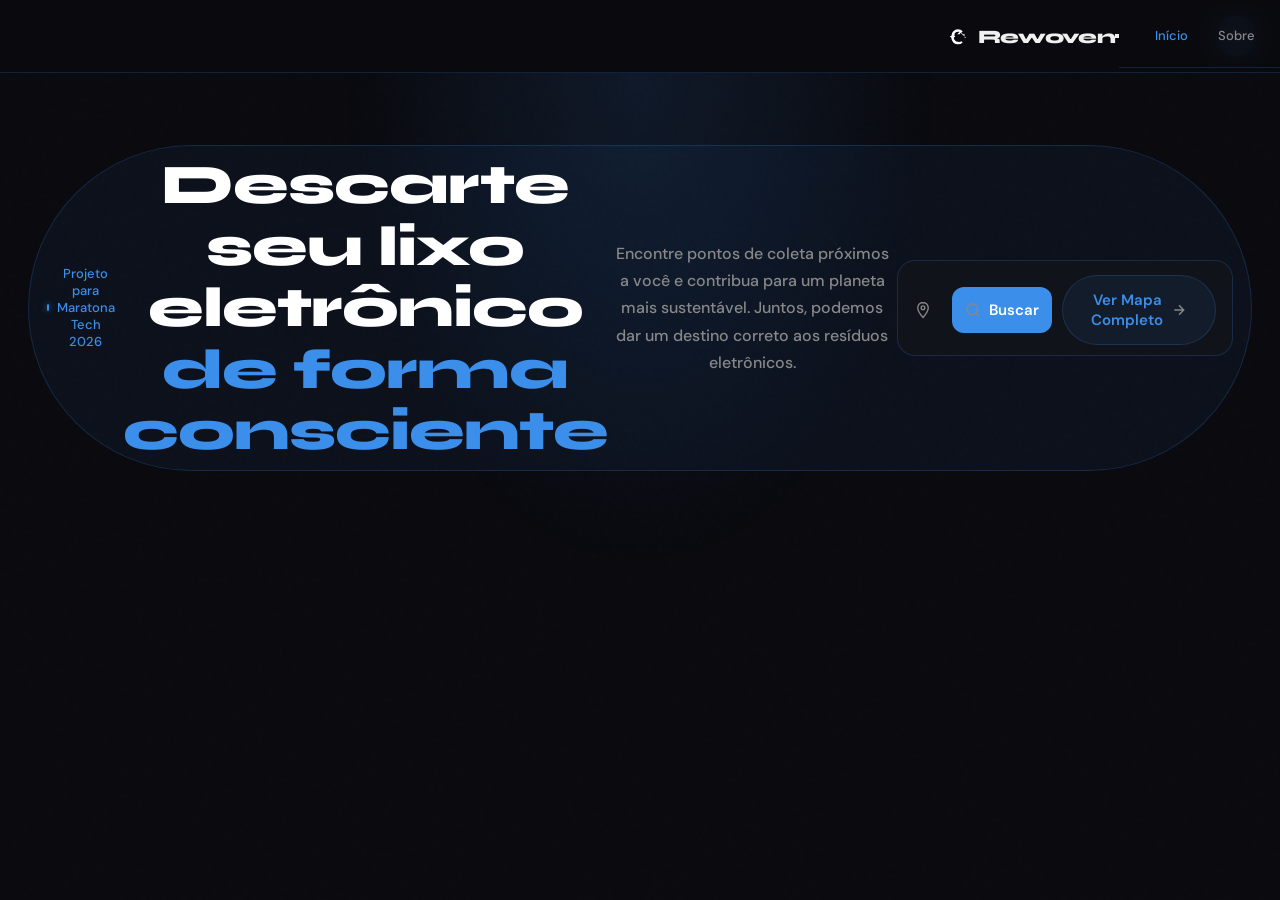
<file: index.html>
<!DOCTYPE html>
<html lang="pt-BR">
<head>
  <meta charset="UTF-8" />
  <meta name="viewport" content="width=device-width, initial-scale=1.0" />
  <title>Rewoven</title>
  <link href="https://fonts.googleapis.com/css2?family=Syne:wght@700;800&family=DM+Sans:wght@400;500;600&display=swap" rel="stylesheet" />
  <link rel="stylesheet" href="style.css" />
  <style>
    .hero {
      position: relative; z-index: 1;
      display: flex; flex-direction: column; align-items: center;
      text-align: center; padding: 72px 28px 80px; gap: 28px;
    }
    .hero::before {
      content: ''; position: absolute; top: 0; left: 50%; transform: translateX(-50%);
      width: 600px; height: 500px;
      background: radial-gradient(ellipse at center top, rgba(59,142,234,0.12) 0%, transparent 70%);
      pointer-events: none; z-index: -1;
    }
    .badge {
      display: inline-flex; align-items: center; gap: 8px;
      padding: 8px 18px; border: 1px solid var(--border); border-radius: 999px;
      background: rgba(59,142,234,0.06); font-size: 13px; font-weight: 500;
      color: var(--blue); animation: fadeUp 0.6s ease both;
    }
    .badge-dot {
      width: 7px; height: 7px; border-radius: 50%;
      background: var(--blue); box-shadow: 0 0 6px var(--blue);
      animation: pulse 2s ease-in-out infinite;
    }
    @keyframes pulse { 0%,100%{opacity:1} 50%{opacity:0.4} }
    h1 {
      font-family: 'Syne', sans-serif; font-weight: 800;
      font-size: clamp(38px, 9vw, 56px); line-height: 1.1;
      letter-spacing: -1px; color: #fff; animation: fadeUp 0.6s 0.1s ease both;
    }
    h1 .accent { color: var(--blue); display: block; }
    .hero-sub {
      font-size: 16px; line-height: 1.7; color: var(--muted);
      max-width: 380px; animation: fadeUp 0.6s 0.2s ease both;
    }
    .search-box {
      width: 100%; max-width: 420px; background: var(--surface);
      border: 1px solid var(--border); border-radius: 18px;
      padding: 14px 16px 10px; display: flex; flex-direction: column;
      gap: 10px; animation: fadeUp 0.6s 0.3s ease both;
    }
    .search-input-row { display: flex; align-items: center; gap: 10px; }
    .search-input-row svg { flex-shrink: 0; color: var(--muted); }
    .search-input-row input {
      background: transparent; border: none; outline: none;
      font-family: 'DM Sans', sans-serif; font-size: 15px; color: var(--text); width: 100%;
    }
    .search-input-row input::placeholder { color: var(--muted); }
    .btn-buscar {
      display: flex; align-items: center; justify-content: center; gap: 8px;
      width: 100%; padding: 13px; background: var(--blue); border: none;
      border-radius: 12px; color: #fff; font-family: 'DM Sans', sans-serif;
      font-size: 15px; font-weight: 600; cursor: pointer;
      transition: background 0.2s, transform 0.15s;
    }
    .btn-buscar:hover { background: var(--blue-dark); }
    .btn-buscar:active { transform: scale(0.98); }
    .btn-mapa {
      display: inline-flex; align-items: center; gap: 8px;
      padding: 14px 28px; background: rgba(59,142,234,0.08);
      border: 1px solid var(--border); border-radius: 999px; color: var(--blue);
      font-family: 'DM Sans', sans-serif; font-size: 15px; font-weight: 600;
      text-decoration: none; cursor: pointer;
      transition: background 0.2s, transform 0.15s; animation: fadeUp 0.6s 0.4s ease both;
    }
    .btn-mapa:hover { background: rgba(59,142,234,0.15); }
    .btn-mapa:active { transform: scale(0.98); }
    .btn-mapa svg { transition: transform 0.2s; }
    .btn-mapa:hover svg { transform: translateX(3px); }
  </style>
</head>
<body>

  <!-- NAV -->
  <nav>
    <a class="nav-logo" href="#">
      <div class="logo-icon">
        <svg viewBox="0 0 24 24" xmlns="http://www.w3.org/2000/svg">
          <path d="M17.65 6.35A7.96 7.96 0 0 0 12 4a8 8 0 0 0-8 8H2l3.5 3.5L9 12H7a5 5 0 0 1 5-5c1.38 0 2.63.56 3.54 1.46L17.65 6.35zM12 19a5 5 0 0 1-5-5c0-1.38.56-2.63 1.46-3.54L6.35 8.35A7.96 7.96 0 0 0 4 14a8 8 0 0 0 8 8 7.97 7.97 0 0 0 5.65-2.35l-1.42-1.42A5.01 5.01 0 0 1 12 19zm8-9h-2l-3.5-3.5L11 10h2a7 7 0 0 1 .01 0h.99v.01L15 8l3.5 3.5L22 14h-2v.01A8.003 8.003 0 0 1 20 10z"/>
        </svg>
  
      <span class="logo-name">Rewoven</span>
    </a>

    <button class="nav-hamburger" id="hamburger" aria-label="Menu" onclick="toggleMenu()">
      <span></span><span></span><span></span>
    </button>
    <nav class="nav-links">
      <a href="index.html" class="active">Início</a>
      <a href="sobre.html">Sobre</a>
      <a href="mapa.html">Mapa</a>
      <a href="equipe.html">Equipe</a>
      <a href="cadastro.html" class="btn-nav">Cadastrar</a>
    </nav>




  </nav>

  <!-- HERO -->
  <section class="hero">
    <div class="badge">
      <span class="badge-dot"></span>
      Projeto para Maratona Tech 2026


    <h1>
      Descarte seu lixo eletrônico
      <span class="accent">de forma consciente</span>
    </h1>

    <p class="hero-sub">
      Encontre pontos de coleta próximos a você e contribua para um planeta mais sustentável.
      Juntos, podemos dar um destino correto aos resíduos eletrônicos.
    </p>

    <div class="search-box">
      <div class="search-input-row">
        <svg width="18" height="18" viewBox="0 0 24 24" fill="none" stroke="currentColor" stroke-width="1.8">
          <path d="M12 2C8.13 2 5 5.13 5 9c0 5.25 7 13 7 13s7-7.75 7-13c0-3.87-3.13-7-7-7z"/>
          <circle cx="12" cy="9" r="2.5"/>
        </svg>
        <input type="text" placeholder="Digite seu endereço ou CEP..." />
  
      <button class="btn-buscar">
        <svg width="16" height="16" viewBox="0 0 24 24" fill="none" stroke="currentColor" stroke-width="2.2">
          <circle cx="11" cy="11" r="8"/><path d="m21 21-4.35-4.35"/>
        </svg>
        Buscar
      </button>


    <a class="btn-mapa" href="mapa.html">
      Ver Mapa Completo
      <svg width="16" height="16" viewBox="0 0 24 24" fill="none" stroke="currentColor" stroke-width="2.2">
        <path d="M5 12h14M12 5l7 7-7 7"/>
      </svg>
    </a>
  </section>

</body>
</html>
</file>
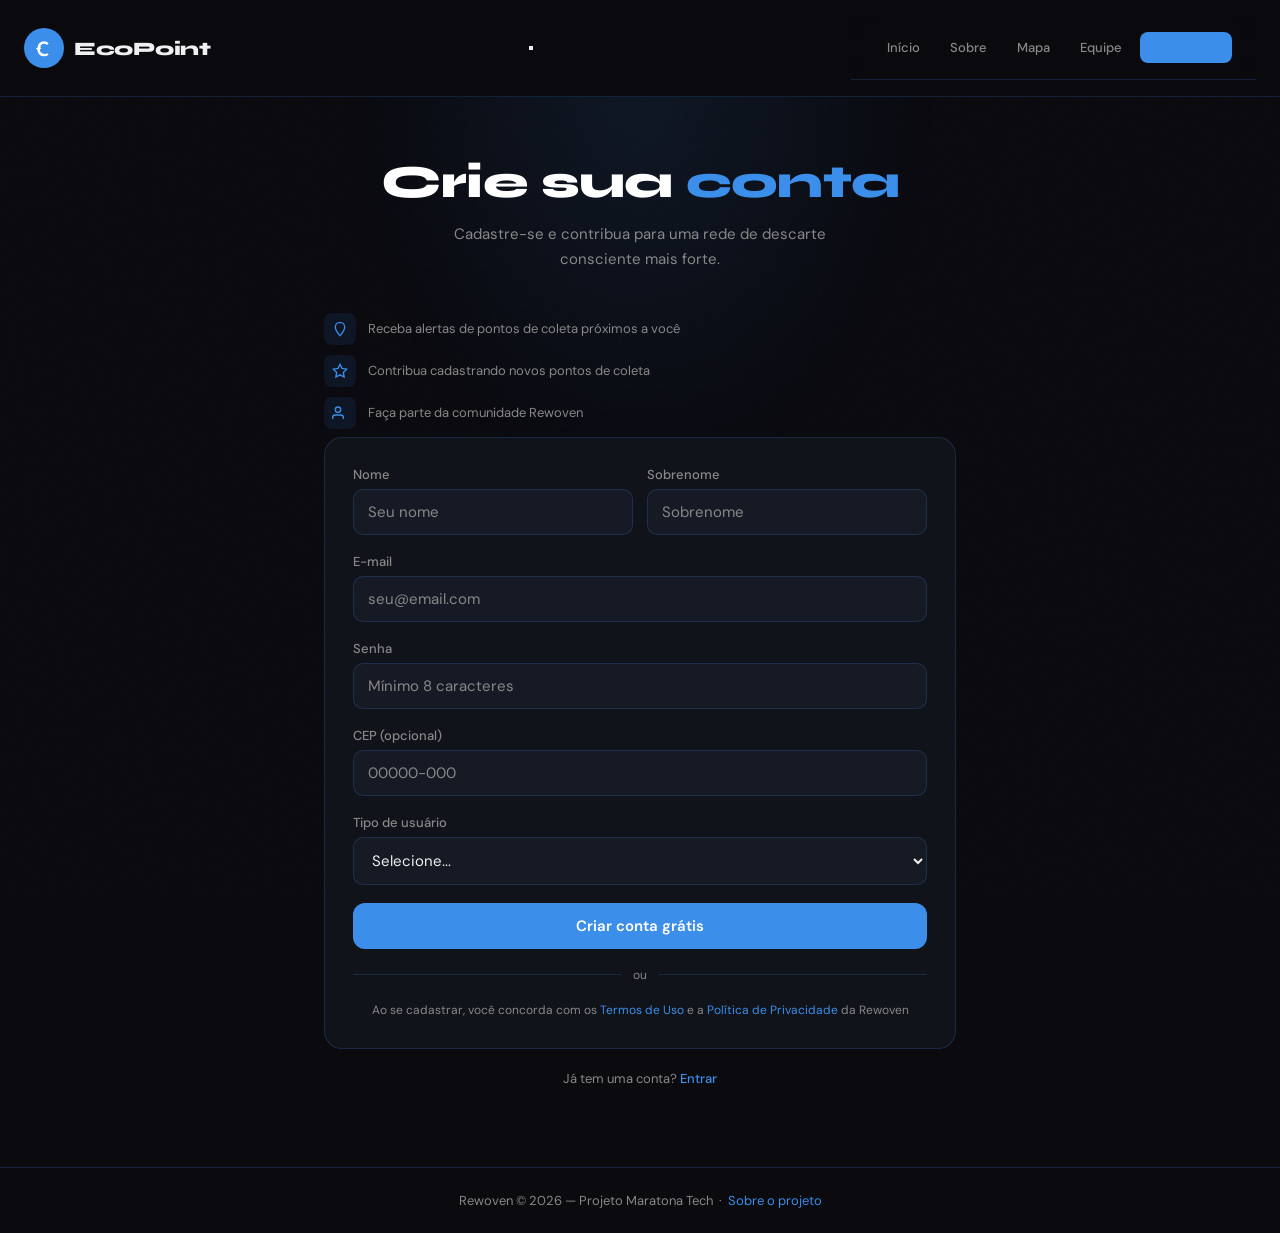
<file: cadastro.html>
<!DOCTYPE html>
<html lang="pt-BR">
<head>
  <meta charset="UTF-8" />
  <meta name="viewport" content="width=device-width, initial-scale=1.0" />
  <title>Cadastro — Rewoven</title>
  <link href="https://fonts.googleapis.com/css2?family=Syne:wght@700;800&family=DM+Sans:wght@400;500;600&display=swap" rel="stylesheet" />
  <link rel="stylesheet" href="style.css" />
  <style>
    .form-card {
      background: var(--surface); border: 0.5px solid var(--border);
      border-radius: 18px; padding: 28px;
      display: flex; flex-direction: column; gap: 18px;
      animation: fadeUp 0.5s ease both;
    }
    .form-row { display: grid; grid-template-columns: 1fr 1fr; gap: 14px; }
    .divider {
      display: flex; align-items: center; gap: 12px;
      font-size: 12px; color: var(--muted);
    }
    .divider::before, .divider::after {
      content: ''; flex: 1; height: 0.5px; background: var(--border);
    }
    .btn-full { width: 100%; justify-content: center; }
    .terms { font-size: 12px; color: var(--muted); text-align: center; line-height: 1.6; }
    .terms a { color: var(--blue); text-decoration: none; }
    .benefit-row {
      display: flex; flex-direction: column; gap: 10px; margin-bottom: 8px;
      animation: fadeUp 0.5s 0.05s ease both;
    }
    .benefit {
      display: flex; align-items: center; gap: 12px;
      font-size: 13px; color: var(--muted);
    }
    .benefit-icon {
      width: 32px; height: 32px; border-radius: 8px; flex-shrink: 0;
      background: rgba(59,142,234,0.1); display: flex; align-items: center; justify-content: center;
    }
    .benefit-icon svg { width: 16px; height: 16px; stroke: var(--blue); fill: none; stroke-width: 2; }
    .login-link {
      text-align: center; font-size: 13px; color: var(--muted);
      animation: fadeUp 0.5s 0.3s ease both;
    }
    .login-link a { color: var(--blue); text-decoration: none; font-weight: 500; }

    /* success screen */
    .success-screen {
      display: none; text-align: center; padding: 40px 20px;
      animation: fadeUp 0.5s ease both;
    }
    .success-icon {
      width: 64px; height: 64px; border-radius: 50%;
      background: rgba(29,158,117,0.15); display: flex; align-items: center; justify-content: center;
      margin: 0 auto 20px;
    }
    .success-icon svg { width: 32px; height: 32px; stroke: #1D9E75; fill: none; stroke-width: 2.5; }
    .success-screen h3 { font-family: 'Syne', sans-serif; font-size: 22px; font-weight: 800; color: #fff; margin-bottom: 10px; }
    .success-screen p { font-size: 14px; color: var(--muted); margin-bottom: 24px; }
  </style>
</head>
<body>

  <nav>
    <a class="nav-logo" href="index.html">
      <div class="logo-icon">
        <svg viewBox="0 0 24 24"><path d="M17.65 6.35A7.96 7.96 0 0 0 12 4a8 8 0 0 0-8 8H2l3.5 3.5L9 12H7a5 5 0 0 1 5-5c1.38 0 2.63.56 3.54 1.46L17.65 6.35zM12 19a5 5 0 0 1-5-5c0-1.38.56-2.63 1.46-3.54L6.35 8.35A7.96 7.96 0 0 0 4 14a8 8 0 0 0 8 8 7.97 7.97 0 0 0 5.65-2.35l-1.42-1.42A5.01 5.01 0 0 1 12 19z"/></svg>
      </div>
      <span class="logo-name">EcoPoint</span>
    </a>
    <button class="nav-hamburger" id="hamburger" aria-label="Menu" onclick="toggleMenu()">
      <span></span><span></span><span></span>
    </button>
    <nav class="nav-links">
      <a href="index.html">Início</a>
      <a href="sobre.html">Sobre</a>
      <a href="mapa.html">Mapa</a>
      <a href="equipe.html">Equipe</a>
      <a href="cadastro.html" class="btn-nav active">Cadastrar</a>
    </nav>
  </nav>

  <div class="page-header">
    <h1>Crie sua <span>conta</span></h1>
    <p>Cadastre-se e contribua para uma rede de descarte consciente mais forte.</p>
  </div>

  <div class="content">

    <div class="benefit-row">
      <div class="benefit">
        <div class="benefit-icon"><svg viewBox="0 0 24 24"><path d="M12 2C8.13 2 5 5.13 5 9c0 5.25 7 13 7 13s7-7.75 7-13c0-3.87-3.13-7-7-7z"/></svg></div>
        Receba alertas de pontos de coleta próximos a você
      </div>
      <div class="benefit">
        <div class="benefit-icon"><svg viewBox="0 0 24 24"><path d="M12 2l3.09 6.26L22 9.27l-5 4.87 1.18 6.88L12 17.77l-6.18 3.25L7 14.14 2 9.27l6.91-1.01L12 2z"/></svg></div>
        Contribua cadastrando novos pontos de coleta
      </div>
      <div class="benefit">
        <div class="benefit-icon"><svg viewBox="0 0 24 24"><path d="M17 21v-2a4 4 0 0 0-4-4H5a4 4 0 0 0-4 4v2"/><circle cx="9" cy="7" r="4"/></svg></div>
        Faça parte da comunidade Rewoven
      </div>
    </div>

    <!-- Form -->
    <div id="form-wrapper">
      <div class="form-card">

        <div class="form-row">
          <div class="form-group">
            <label>Nome</label>
            <input type="text" placeholder="Seu nome" id="nome" />
          </div>
          <div class="form-group">
            <label>Sobrenome</label>
            <input type="text" placeholder="Sobrenome" id="sobrenome" />
          </div>
        </div>

        <div class="form-group">
          <label>E-mail</label>
          <input type="email" placeholder="seu@email.com" id="email" />
        </div>

        <div class="form-group">
          <label>Senha</label>
          <input type="password" placeholder="Mínimo 8 caracteres" id="senha" />
        </div>

        <div class="form-group">
          <label>CEP (opcional)</label>
          <input type="text" placeholder="00000-000" id="cep" maxlength="9" />
        </div>

        <div class="form-group">
          <label>Tipo de usuário</label>
          <select id="tipo">
            <option value="">Selecione...</option>
            <option value="pessoa">Pessoa física</option>
            <option value="empresa">Empresa / Organização</option>
            <option value="coletor">Ponto de coleta</option>
          </select>
        </div>

        <button class="btn btn-primary btn-full" onclick="cadastrar()">
          Criar conta grátis
        </button>

        <div class="divider">ou</div>

        <p class="terms">
          Ao se cadastrar, você concorda com os <a href="#">Termos de Uso</a> e a <a href="#">Política de Privacidade</a> da Rewoven
        </p>

      </div>
    </div>

    <!-- Success screen (hidden) -->
    <div class="success-screen" id="success-screen">
      <div class="success-icon">
        <svg viewBox="0 0 24 24"><path d="M20 6L9 17l-5-5"/></svg>
      </div>
      <h3>Conta criada!</h3>
      <p>Bem-vindo(a) a Rewoven Verifique seu e-mail para ativar a conta.</p>
      <a href="mapa.html" class="btn btn-primary" style="display:inline-flex;">Ver pontos de coleta →</a>
    </div>

    <br>
    <p class="login-link">Já tem uma conta? <a href="#">Entrar</a></p>

  </div>

  <footer>
    <p>Rewoven &copy; 2026 — Projeto Maratona Tech &nbsp;·&nbsp; <a href="sobre.html">Sobre o projeto</a></p>
  </footer>

  <script>
    // CEP mask
    document.getElementById('cep').addEventListener('input', function() {
      let v = this.value.replace(/\D/g, '').slice(0, 8);
      if (v.length > 5) v = v.slice(0,5) + '-' + v.slice(5);
      this.value = v;
    });

    function cadastrar() {
      const nome = document.getElementById('nome').value.trim();
      const email = document.getElementById('email').value.trim();
      const senha = document.getElementById('senha').value;
      const tipo = document.getElementById('tipo').value;

      if (!nome || !email || !senha || !tipo) {
        alert('Por favor, preencha todos os campos obrigatórios.');
        return;
      }
      if (senha.length < 8) {
        alert('A senha deve ter pelo menos 8 caracteres.');
        return;
      }

      document.getElementById('form-wrapper').style.display = 'none';
      document.getElementById('success-screen').style.display = 'block';
    }
  </script>

</body>
</html>
</file>
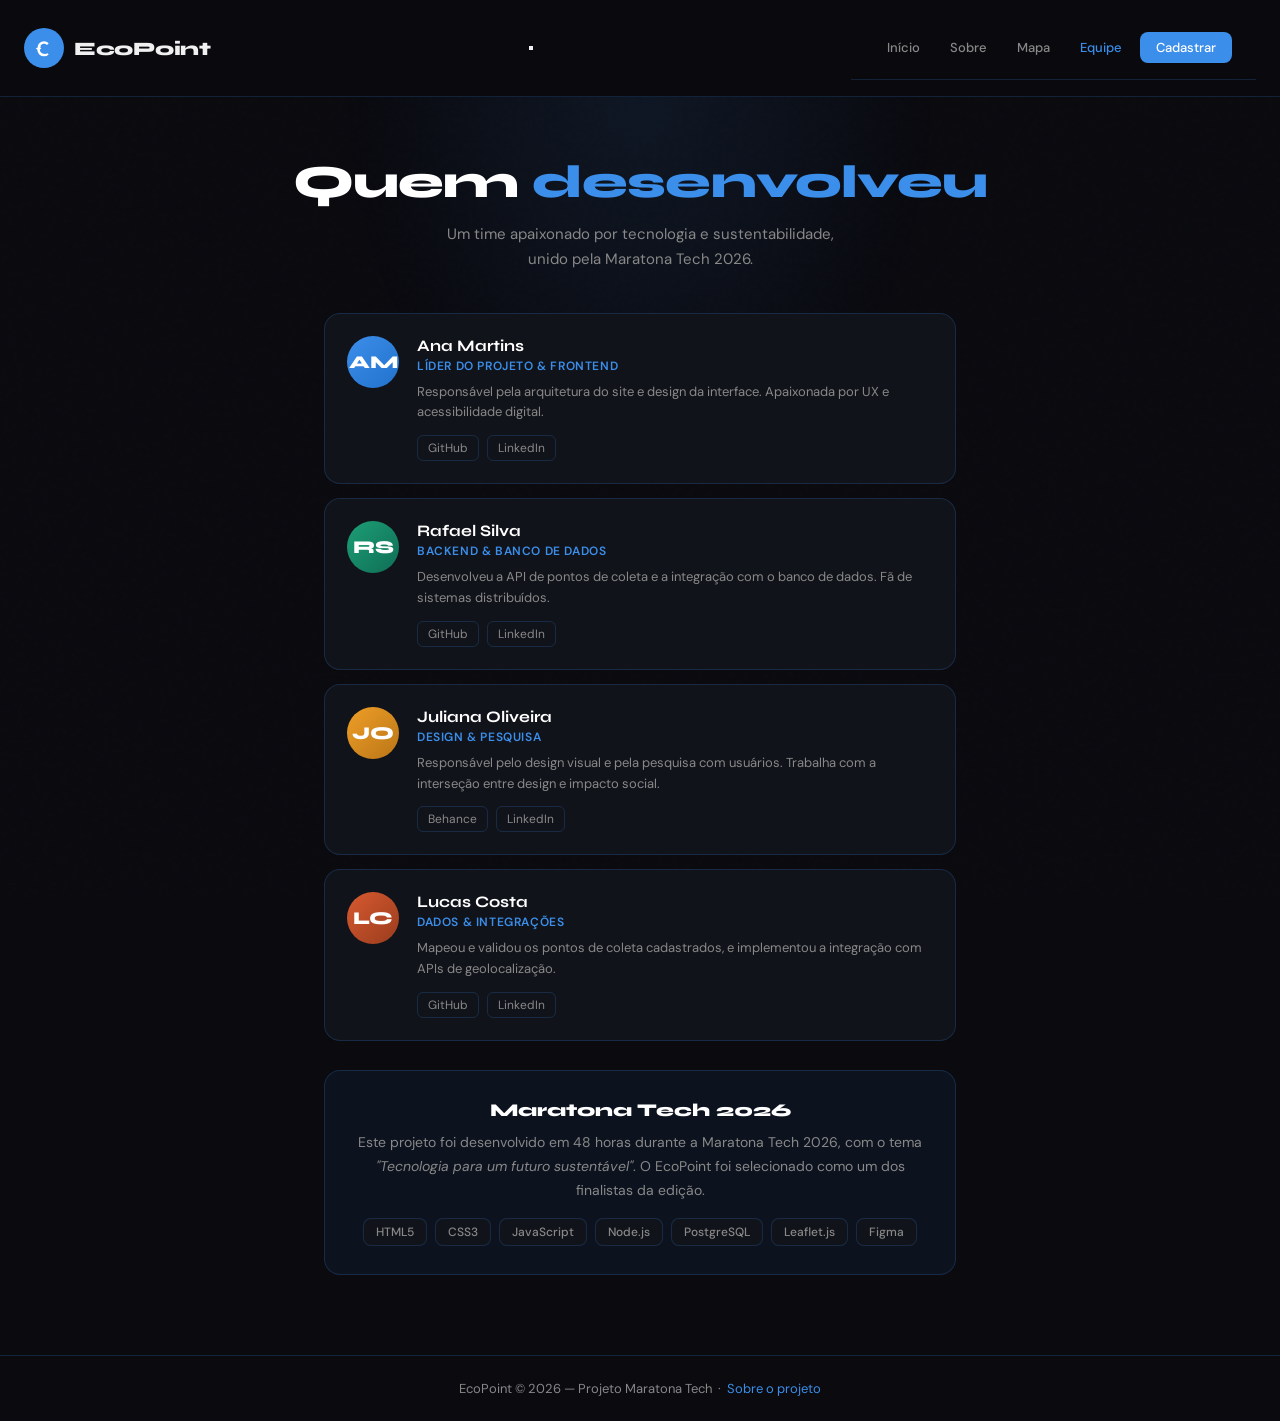
<file: equipe.html>
<!DOCTYPE html>
<html lang="pt-BR">
<head>
  <meta charset="UTF-8" />
  <meta name="viewport" content="width=device-width, initial-scale=1.0" />
  <title>Equipe — EcoPoint</title>
  <link href="https://fonts.googleapis.com/css2?family=Syne:wght@700;800&family=DM+Sans:wght@400;500;600&display=swap" rel="stylesheet" />
  <link rel="stylesheet" href="style.css" />
  <style>
    .team-grid { display: flex; flex-direction: column; gap: 14px; }
    .member-card {
      background: var(--surface); border: 0.5px solid var(--border);
      border-radius: 16px; padding: 22px;
      display: flex; gap: 18px; align-items: flex-start;
      animation: fadeUp 0.5s ease both;
    }
    .member-card:nth-child(2) { animation-delay: 0.08s; }
    .member-card:nth-child(3) { animation-delay: 0.16s; }
    .member-card:nth-child(4) { animation-delay: 0.24s; }
    .avatar {
      width: 52px; height: 52px; border-radius: 50%; flex-shrink: 0;
      display: flex; align-items: center; justify-content: center;
      font-family: 'Syne', sans-serif; font-weight: 800; font-size: 18px; color: #fff;
    }
    .av-blue { background: linear-gradient(135deg, #3b8eea, #2272cc); }
    .av-teal { background: linear-gradient(135deg, #1D9E75, #0F6E56); }
    .av-amber { background: linear-gradient(135deg, #EF9F27, #BA7517); }
    .av-coral { background: linear-gradient(135deg, #D85A30, #993C1D); }
    .member-info h3 { font-family: 'Syne', sans-serif; font-size: 16px; font-weight: 700; color: #fff; }
    .member-role {
      font-size: 12px; font-weight: 600; color: var(--blue);
      margin: 3px 0 8px; text-transform: uppercase; letter-spacing: 0.05em;
    }
    .member-info p { font-size: 13px; color: var(--muted); line-height: 1.6; }
    .member-links { display: flex; gap: 8px; margin-top: 12px; }
    .member-links a {
      font-size: 12px; color: var(--muted); text-decoration: none;
      padding: 4px 10px; border: 0.5px solid var(--border); border-radius: 6px;
      transition: color 0.2s, border-color 0.2s;
    }
    .member-links a:hover { color: var(--blue); border-color: var(--blue); }

    .maratona-box {
      background: rgba(59,142,234,0.07); border: 1px solid var(--border);
      border-radius: 16px; padding: 28px; text-align: center;
      animation: fadeUp 0.5s 0.3s ease both; margin-top: 8px;
    }
    .maratona-box h3 { font-family: 'Syne', sans-serif; font-size: 18px; font-weight: 800; color: #fff; margin-bottom: 10px; }
    .maratona-box p { font-size: 14px; color: var(--muted); line-height: 1.7; }
    .tech-stack { display: flex; flex-wrap: wrap; gap: 8px; justify-content: center; margin-top: 16px; }
    .tech {
      font-size: 12px; font-weight: 500; padding: 5px 12px;
      border-radius: 8px; background: var(--surface); border: 0.5px solid var(--border);
      color: var(--muted);
    }
  </style>
</head>
<body>

  <nav>
    <a class="nav-logo" href="index.html">
      <div class="logo-icon">
        <svg viewBox="0 0 24 24"><path d="M17.65 6.35A7.96 7.96 0 0 0 12 4a8 8 0 0 0-8 8H2l3.5 3.5L9 12H7a5 5 0 0 1 5-5c1.38 0 2.63.56 3.54 1.46L17.65 6.35zM12 19a5 5 0 0 1-5-5c0-1.38.56-2.63 1.46-3.54L6.35 8.35A7.96 7.96 0 0 0 4 14a8 8 0 0 0 8 8 7.97 7.97 0 0 0 5.65-2.35l-1.42-1.42A5.01 5.01 0 0 1 12 19z"/></svg>
      </div>
      <span class="logo-name">EcoPoint</span>
    </a>
    <button class="nav-hamburger" id="hamburger" aria-label="Menu" onclick="toggleMenu()">
      <span></span><span></span><span></span>
    </button>
    <nav class="nav-links">
      <a href="index.html">Início</a>
      <a href="sobre.html">Sobre</a>
      <a href="mapa.html">Mapa</a>
      <a href="equipe.html" class="active">Equipe</a>
      <a href="cadastro.html" class="btn-nav">Cadastrar</a>
    </nav>
  </nav>

  <div class="page-header">
    <h1>Quem <span>desenvolveu</span></h1>
    <p>Um time apaixonado por tecnologia e sustentabilidade, unido pela Maratona Tech 2026.</p>
  </div>

  <div class="content">

    <div class="team-grid">

      <div class="member-card">
        <div class="avatar av-blue">AM</div>
        <div class="member-info">
          <h3>Ana Martins</h3>
          <div class="member-role">Líder do Projeto & Frontend</div>
          <p>Responsável pela arquitetura do site e design da interface. Apaixonada por UX e acessibilidade digital.</p>
          <div class="member-links">
            <a href="#">GitHub</a>
            <a href="#">LinkedIn</a>
          </div>
        </div>
      </div>

      <div class="member-card">
        <div class="avatar av-teal">RS</div>
        <div class="member-info">
          <h3>Rafael Silva</h3>
          <div class="member-role">Backend & Banco de Dados</div>
          <p>Desenvolveu a API de pontos de coleta e a integração com o banco de dados. Fã de sistemas distribuídos.</p>
          <div class="member-links">
            <a href="#">GitHub</a>
            <a href="#">LinkedIn</a>
          </div>
        </div>
      </div>

      <div class="member-card">
        <div class="avatar av-amber">JO</div>
        <div class="member-info">
          <h3>Juliana Oliveira</h3>
          <div class="member-role">Design & Pesquisa</div>
          <p>Responsável pelo design visual e pela pesquisa com usuários. Trabalha com a interseção entre design e impacto social.</p>
          <div class="member-links">
            <a href="#">Behance</a>
            <a href="#">LinkedIn</a>
          </div>
        </div>
      </div>

      <div class="member-card">
        <div class="avatar av-coral">LC</div>
        <div class="member-info">
          <h3>Lucas Costa</h3>
          <div class="member-role">Dados & Integrações</div>
          <p>Mapeou e validou os pontos de coleta cadastrados, e implementou a integração com APIs de geolocalização.</p>
          <div class="member-links">
            <a href="#">GitHub</a>
            <a href="#">LinkedIn</a>
          </div>
        </div>
      </div>

    </div>

    <br>

    <div class="maratona-box">
      <h3>Maratona Tech 2026</h3>
      <p>Este projeto foi desenvolvido em 48 horas durante a Maratona Tech 2026, com o tema <em>"Tecnologia para um futuro sustentável"</em>. O EcoPoint foi selecionado como um dos finalistas da edição.</p>
      <div class="tech-stack">
        <span class="tech">HTML5</span>
        <span class="tech">CSS3</span>
        <span class="tech">JavaScript</span>
        <span class="tech">Node.js</span>
        <span class="tech">PostgreSQL</span>
        <span class="tech">Leaflet.js</span>
        <span class="tech">Figma</span>
      </div>
    </div>

  </div>

  <footer>
    <p>EcoPoint &copy; 2026 — Projeto Maratona Tech &nbsp;·&nbsp; <a href="sobre.html">Sobre o projeto</a></p>
  </footer>

</body>
</html>
</file>
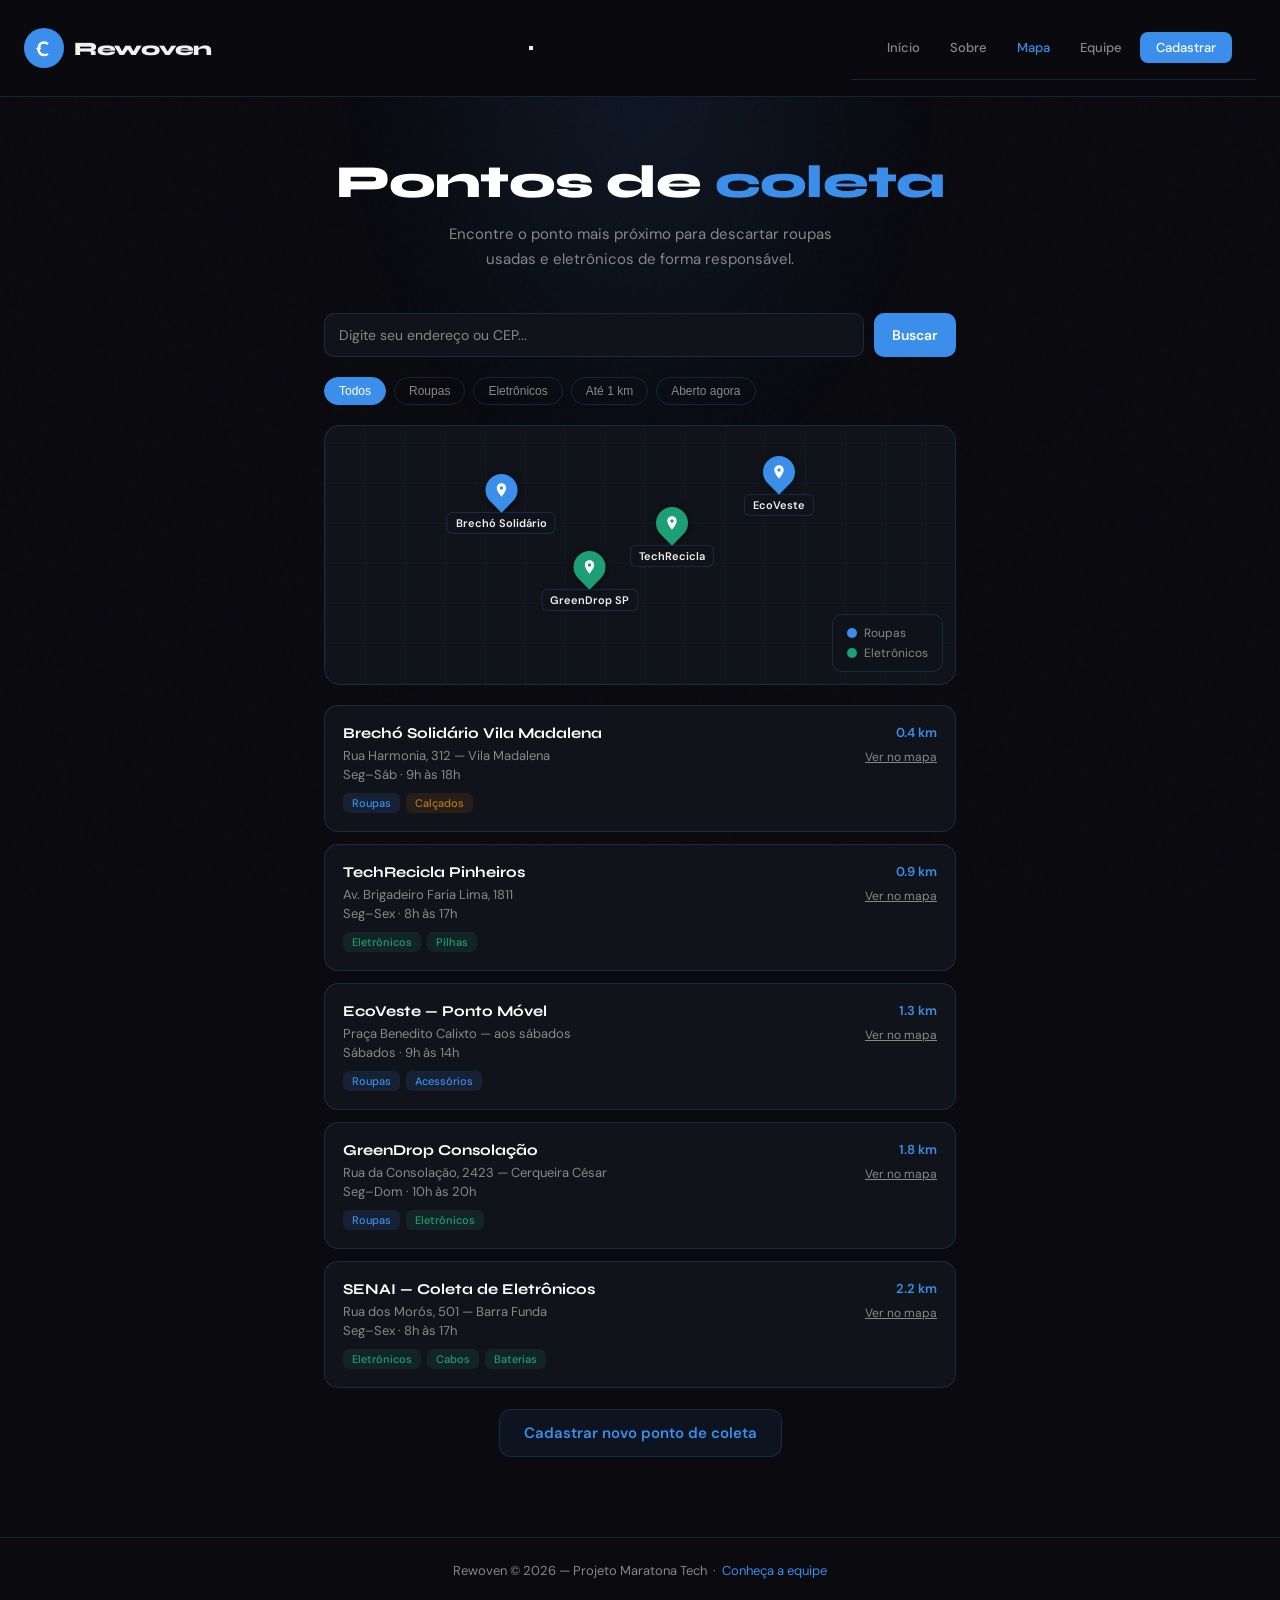
<file: mapa.html>
<!DOCTYPE html>
<html lang="pt-BR">
<head>
  <meta charset="UTF-8" />
  <meta name="viewport" content="width=device-width, initial-scale=1.0" />
  <title>Mapa — Rewoven</title>
  <link href="https://fonts.googleapis.com/css2?family=Syne:wght@700;800&family=DM+Sans:wght@400;500;600&display=swap" rel="stylesheet" />
  <link rel="stylesheet" href="style.css" />
  <style>
    .search-row {
      display: flex; gap: 10px; margin-bottom: 20px;
      animation: fadeUp 0.5s ease both;
    }
    .search-row input {
      flex: 1; background: var(--surface); border: 0.5px solid var(--border);
      border-radius: 10px; padding: 12px 14px;
      font-family: 'DM Sans', sans-serif; font-size: 14px; color: var(--text);
      outline: none; transition: border-color 0.2s;
    }
    .search-row input:focus { border-color: var(--blue); }
    .search-row input::placeholder { color: var(--muted); }
    .search-row button {
      background: var(--blue); border: none; border-radius: 10px;
      padding: 12px 18px; color: #fff; font-family: 'DM Sans', sans-serif;
      font-size: 14px; font-weight: 600; cursor: pointer; white-space: nowrap;
      transition: background 0.2s;
    }
    .search-row button:hover { background: var(--blue-dark); }

    .filter-row {
      display: flex; gap: 8px; flex-wrap: wrap; margin-bottom: 20px;
      animation: fadeUp 0.5s 0.05s ease both;
    }
    .filter-btn {
      padding: 6px 14px; border-radius: 999px; font-size: 12px; font-weight: 500;
      cursor: pointer; transition: all 0.2s; border: 1px solid var(--border);
      background: transparent; color: var(--muted);
    }
    .filter-btn.on { background: var(--blue); color: #fff; border-color: var(--blue); }
    .filter-btn:hover { border-color: var(--blue); color: var(--blue); }
    .filter-btn.on:hover { background: var(--blue-dark); color: #fff; }

    /* fake map */
    .map-box {
      background: var(--surface); border: 0.5px solid var(--border);
      border-radius: 16px; overflow: hidden; position: relative;
      height: 260px; margin-bottom: 20px;
      animation: fadeUp 0.5s 0.1s ease both;
    }
    .map-bg {
      width: 100%; height: 100%;
      background:
        repeating-linear-gradient(0deg, rgba(59,142,234,0.04) 0px, rgba(59,142,234,0.04) 1px, transparent 1px, transparent 40px),
        repeating-linear-gradient(90deg, rgba(59,142,234,0.04) 0px, rgba(59,142,234,0.04) 1px, transparent 1px, transparent 40px);
    }
    .map-pin {
      position: absolute; transform: translate(-50%, -100%);
      display: flex; flex-direction: column; align-items: center; cursor: pointer;
    }
    .map-pin .pin-body {
      width: 32px; height: 32px; border-radius: 50% 50% 50% 0;
      transform: rotate(-45deg); display: flex; align-items: center; justify-content: center;
      box-shadow: 0 2px 8px rgba(0,0,0,0.4);
    }
    .map-pin .pin-body svg { transform: rotate(45deg); width: 16px; height: 16px; fill: #fff; }
    .map-pin .pin-label {
      margin-top: 6px; font-size: 11px; font-weight: 600; color: var(--text);
      background: var(--surface); padding: 3px 8px; border-radius: 6px;
      border: 0.5px solid var(--border); white-space: nowrap;
    }
    .pin-blue .pin-body { background: var(--blue); }
    .pin-teal .pin-body { background: #1D9E75; }
    .map-legend {
      position: absolute; bottom: 12px; right: 12px;
      background: rgba(17,19,26,0.92); border: 0.5px solid var(--border);
      border-radius: 10px; padding: 10px 14px; font-size: 12px;
    }
    .map-legend div { display: flex; align-items: center; gap: 7px; color: var(--muted); margin-bottom: 4px; }
    .map-legend div:last-child { margin-bottom: 0; }
    .dot { width: 10px; height: 10px; border-radius: 50%; flex-shrink: 0; }

    .places-list { display: flex; flex-direction: column; gap: 12px; }
    .place-card {
      background: var(--surface); border: 0.5px solid var(--border);
      border-radius: 14px; padding: 18px;
      display: flex; justify-content: space-between; align-items: flex-start; gap: 12px;
      animation: fadeUp 0.5s ease both;
    }
    .place-card:nth-child(2) { animation-delay: 0.07s; }
    .place-card:nth-child(3) { animation-delay: 0.14s; }
    .place-card:nth-child(4) { animation-delay: 0.21s; }
    .place-card:nth-child(5) { animation-delay: 0.28s; }
    .place-info h4 { font-family: 'Syne', sans-serif; font-size: 15px; font-weight: 700; color: #fff; margin-bottom: 4px; }
    .place-info p { font-size: 13px; color: var(--muted); line-height: 1.5; }
    .place-tags { display: flex; flex-wrap: wrap; gap: 6px; margin-top: 8px; }
    .tag {
      font-size: 11px; font-weight: 500; padding: 3px 9px; border-radius: 6px;
    }
    .tag-roupas { background: rgba(59,142,234,0.12); color: var(--blue); }
    .tag-eletro { background: rgba(29,158,117,0.12); color: #1D9E75; }
    .tag-geral { background: rgba(186,117,23,0.12); color: #BA7517; }
    .place-right { text-align: right; flex-shrink: 0; }
    .dist { font-size: 13px; font-weight: 600; color: var(--blue); }
    .place-right a {
      display: block; margin-top: 8px; font-size: 12px; color: var(--muted);
      text-decoration: underline; cursor: pointer;
    }
    .place-right a:hover { color: var(--blue); }
  </style>
</head>
<body>

  <nav>
    <a class="nav-logo" href="index.html">
      <div class="logo-icon">
        <svg viewBox="0 0 24 24"><path d="M17.65 6.35A7.96 7.96 0 0 0 12 4a8 8 0 0 0-8 8H2l3.5 3.5L9 12H7a5 5 0 0 1 5-5c1.38 0 2.63.56 3.54 1.46L17.65 6.35zM12 19a5 5 0 0 1-5-5c0-1.38.56-2.63 1.46-3.54L6.35 8.35A7.96 7.96 0 0 0 4 14a8 8 0 0 0 8 8 7.97 7.97 0 0 0 5.65-2.35l-1.42-1.42A5.01 5.01 0 0 1 12 19z"/></svg>
      </div>
      <span class="logo-name">Rewoven</span>
    </a>
    <button class="nav-hamburger" id="hamburger" aria-label="Menu" onclick="toggleMenu()">
      <span></span><span></span><span></span>
    </button>
    <nav class="nav-links">
      <a href="index.html">Início</a>
      <a href="sobre.html">Sobre</a>
      <a href="mapa.html" class="active">Mapa</a>
      <a href="equipe.html">Equipe</a>
      <a href="cadastro.html" class="btn-nav">Cadastrar</a>
    </nav>
  </nav>

  <div class="page-header">
    <h1>Pontos de <span>coleta</span></h1>
    <p>Encontre o ponto mais próximo para descartar roupas usadas e eletrônicos de forma responsável.</p>
  </div>

  <div class="content">

    <div class="search-row">
      <input type="text" placeholder="Digite seu endereço ou CEP..." id="search-input" />
      <button onclick="buscar()">Buscar</button>
    </div>

    <div class="filter-row">
      <button class="filter-btn on" onclick="toggleFilter(this)">Todos</button>
      <button class="filter-btn" onclick="toggleFilter(this)">Roupas</button>
      <button class="filter-btn" onclick="toggleFilter(this)">Eletrônicos</button>
      <button class="filter-btn" onclick="toggleFilter(this)">Até 1 km</button>
      <button class="filter-btn" onclick="toggleFilter(this)">Aberto agora</button>
    </div>

    <!-- Fake interactive map -->
    <div class="map-box">
      <div class="map-bg"></div>

      <div class="map-pin pin-blue" style="left:28%;top:42%">
        <div class="pin-body"><svg viewBox="0 0 24 24"><path d="M12 2C8.13 2 5 5.13 5 9c0 5.25 7 13 7 13s7-7.75 7-13c0-3.87-3.13-7-7-7zm0 9.5c-1.38 0-2.5-1.12-2.5-2.5s1.12-2.5 2.5-2.5 2.5 1.12 2.5 2.5-1.12 2.5-2.5 2.5z"/></svg></div>
        <div class="pin-label">Brechó Solidário</div>
      </div>
      <div class="map-pin pin-teal" style="left:55%;top:55%">
        <div class="pin-body"><svg viewBox="0 0 24 24"><path d="M12 2C8.13 2 5 5.13 5 9c0 5.25 7 13 7 13s7-7.75 7-13c0-3.87-3.13-7-7-7zm0 9.5c-1.38 0-2.5-1.12-2.5-2.5s1.12-2.5 2.5-2.5 2.5 1.12 2.5 2.5-1.12 2.5-2.5 2.5z"/></svg></div>
        <div class="pin-label">TechRecicla</div>
      </div>
      <div class="map-pin pin-blue" style="left:72%;top:35%">
        <div class="pin-body"><svg viewBox="0 0 24 24"><path d="M12 2C8.13 2 5 5.13 5 9c0 5.25 7 13 7 13s7-7.75 7-13c0-3.87-3.13-7-7-7zm0 9.5c-1.38 0-2.5-1.12-2.5-2.5s1.12-2.5 2.5-2.5 2.5 1.12 2.5 2.5-1.12 2.5-2.5 2.5z"/></svg></div>
        <div class="pin-label">EcoVeste</div>
      </div>
      <div class="map-pin pin-teal" style="left:42%;top:72%">
        <div class="pin-body"><svg viewBox="0 0 24 24"><path d="M12 2C8.13 2 5 5.13 5 9c0 5.25 7 13 7 13s7-7.75 7-13c0-3.87-3.13-7-7-7zm0 9.5c-1.38 0-2.5-1.12-2.5-2.5s1.12-2.5 2.5-2.5 2.5 1.12 2.5 2.5-1.12 2.5-2.5 2.5z"/></svg></div>
        <div class="pin-label">GreenDrop SP</div>
      </div>

      <div class="map-legend">
        <div><span class="dot" style="background:var(--blue)"></span> Roupas</div>
        <div><span class="dot" style="background:#1D9E75"></span> Eletrônicos</div>
      </div>
    </div>

    <!-- Place cards -->
    <div class="places-list" id="places-list">

      <div class="place-card">
        <div class="place-info">
          <h4>Brechó Solidário Vila Madalena</h4>
          <p>Rua Harmonia, 312 — Vila Madalena</p>
          <p>Seg–Sáb · 9h às 18h</p>
          <div class="place-tags">
            <span class="tag tag-roupas">Roupas</span>
            <span class="tag tag-geral">Calçados</span>
          </div>
        </div>
        <div class="place-right">
          <div class="dist">0.4 km</div>
          <a href="#">Ver no mapa</a>
        </div>
      </div>

      <div class="place-card">
        <div class="place-info">
          <h4>TechRecicla Pinheiros</h4>
          <p>Av. Brigadeiro Faria Lima, 1811</p>
          <p>Seg–Sex · 8h às 17h</p>
          <div class="place-tags">
            <span class="tag tag-eletro">Eletrônicos</span>
            <span class="tag tag-eletro">Pilhas</span>
          </div>
        </div>
        <div class="place-right">
          <div class="dist">0.9 km</div>
          <a href="#">Ver no mapa</a>
        </div>
      </div>

      <div class="place-card">
        <div class="place-info">
          <h4>EcoVeste — Ponto Móvel</h4>
          <p>Praça Benedito Calixto — aos sábados</p>
          <p>Sábados · 9h às 14h</p>
          <div class="place-tags">
            <span class="tag tag-roupas">Roupas</span>
            <span class="tag tag-roupas">Acessórios</span>
          </div>
        </div>
        <div class="place-right">
          <div class="dist">1.3 km</div>
          <a href="#">Ver no mapa</a>
        </div>
      </div>

      <div class="place-card">
        <div class="place-info">
          <h4>GreenDrop Consolação</h4>
          <p>Rua da Consolação, 2423 — Cerqueira César</p>
          <p>Seg–Dom · 10h às 20h</p>
          <div class="place-tags">
            <span class="tag tag-roupas">Roupas</span>
            <span class="tag tag-eletro">Eletrônicos</span>
          </div>
        </div>
        <div class="place-right">
          <div class="dist">1.8 km</div>
          <a href="#">Ver no mapa</a>
        </div>
      </div>

      <div class="place-card">
        <div class="place-info">
          <h4>SENAI — Coleta de Eletrônicos</h4>
          <p>Rua dos Morós, 501 — Barra Funda</p>
          <p>Seg–Sex · 8h às 17h</p>
          <div class="place-tags">
            <span class="tag tag-eletro">Eletrônicos</span>
            <span class="tag tag-eletro">Cabos</span>
            <span class="tag tag-eletro">Baterias</span>
          </div>
        </div>
        <div class="place-right">
          <div class="dist">2.2 km</div>
          <a href="#">Ver no mapa</a>
        </div>
      </div>

    </div>

    <br>
    <div style="text-align:center;">
      <a href="cadastro.html" class="btn btn-ghost">Cadastrar novo ponto de coleta</a>
    </div>

  </div>

  <footer>
    <p>Rewoven &copy; 2026 — Projeto Maratona Tech &nbsp;·&nbsp; <a href="equipe.html">Conheça a equipe</a></p>
  </footer>

  <script>
    function toggleFilter(btn) {
      document.querySelectorAll('.filter-btn').forEach(b => b.classList.remove('on'));
      btn.classList.add('on');
    }
    function buscar() {
      const val = document.getElementById('search-input').value.trim();
      if (val) alert('Buscando pontos próximos a: ' + val);
    }
  </script>

</body>
</html>
</file>
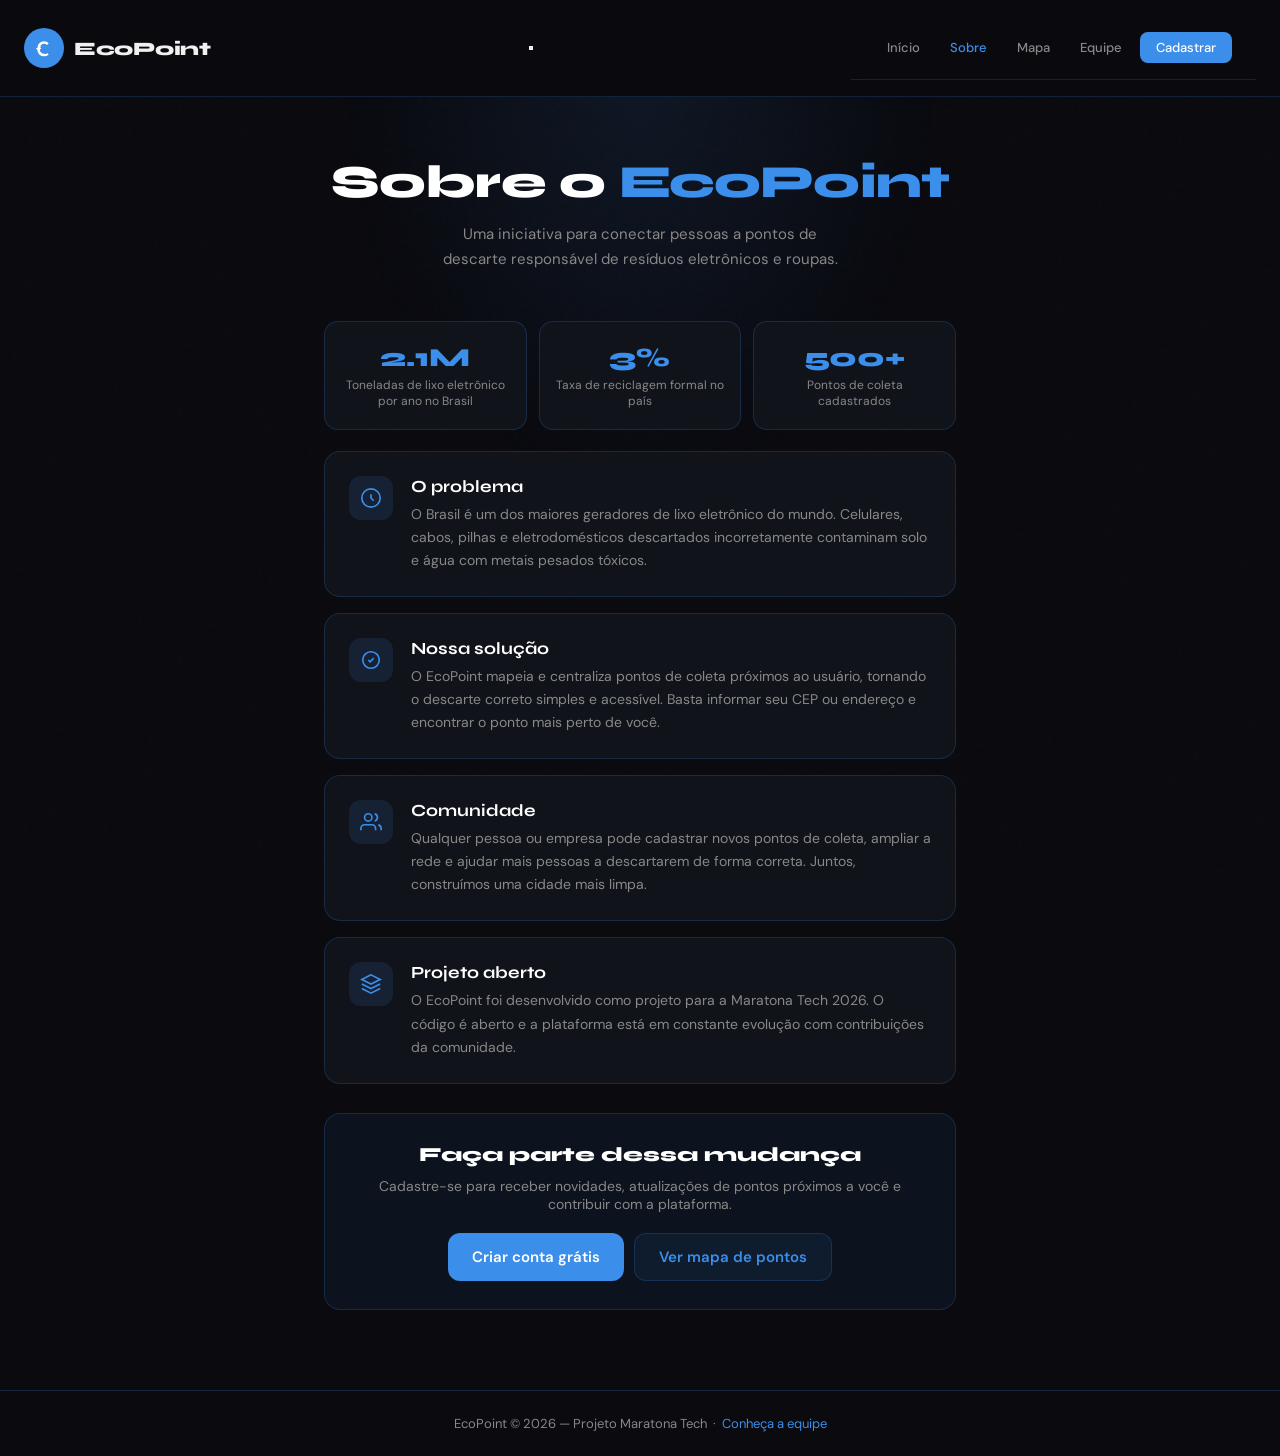
<file: sobre.html>
<!DOCTYPE html>
<html lang="pt-BR">
<head>
  <meta charset="UTF-8" />
  <meta name="viewport" content="width=device-width, initial-scale=1.0" />
  <title>Sobre — EcoPoint</title>
  <link href="https://fonts.googleapis.com/css2?family=Syne:wght@700;800&family=DM+Sans:wght@400;500;600&display=swap" rel="stylesheet" />
  <link rel="stylesheet" href="style.css" />
  <style>
    .sobre-grid { display: flex; flex-direction: column; gap: 16px; }
    .sobre-item {
      background: var(--surface); border: 0.5px solid var(--border);
      border-radius: 16px; padding: 24px;
      display: flex; gap: 18px; align-items: flex-start;
      animation: fadeUp 0.5s ease both;
    }
    .sobre-item:nth-child(2) { animation-delay: 0.08s; }
    .sobre-item:nth-child(3) { animation-delay: 0.16s; }
    .sobre-item:nth-child(4) { animation-delay: 0.24s; }
    .sobre-icon {
      width: 44px; height: 44px; flex-shrink: 0;
      background: rgba(59,142,234,0.12); border-radius: 12px;
      display: flex; align-items: center; justify-content: center;
    }
    .sobre-icon svg { width: 22px; height: 22px; stroke: var(--blue); fill: none; stroke-width: 1.8; }
    .sobre-item h3 { font-family: 'Syne', sans-serif; font-size: 17px; font-weight: 700; color: #fff; margin-bottom: 6px; }
    .sobre-item p { font-size: 14px; line-height: 1.65; color: var(--muted); }
    .stat-row {
      display: grid; grid-template-columns: repeat(3, 1fr); gap: 12px;
      margin-top: 8px; animation: fadeUp 0.5s 0.3s ease both;
    }
    .stat {
      background: var(--surface); border: 0.5px solid var(--border);
      border-radius: 14px; padding: 20px 16px; text-align: center;
    }
    .stat-num { font-family: 'Syne', sans-serif; font-size: 26px; font-weight: 800; color: var(--blue); }
    .stat-label { font-size: 12px; color: var(--muted); margin-top: 4px; }
    .cta-box {
      background: rgba(59,142,234,0.07); border: 1px solid var(--border);
      border-radius: 16px; padding: 28px; text-align: center;
      animation: fadeUp 0.5s 0.4s ease both; margin-top: 8px;
    }
    .cta-box h3 { font-family: 'Syne', sans-serif; font-size: 20px; font-weight: 800; color: #fff; margin-bottom: 10px; }
    .cta-box p { font-size: 14px; color: var(--muted); margin-bottom: 20px; }
    .cta-btns { display: flex; gap: 10px; justify-content: center; flex-wrap: wrap; }
  </style>
</head>
<body>

  <nav>
    <a class="nav-logo" href="index.html">
      <div class="logo-icon">
        <svg viewBox="0 0 24 24"><path d="M17.65 6.35A7.96 7.96 0 0 0 12 4a8 8 0 0 0-8 8H2l3.5 3.5L9 12H7a5 5 0 0 1 5-5c1.38 0 2.63.56 3.54 1.46L17.65 6.35zM12 19a5 5 0 0 1-5-5c0-1.38.56-2.63 1.46-3.54L6.35 8.35A7.96 7.96 0 0 0 4 14a8 8 0 0 0 8 8 7.97 7.97 0 0 0 5.65-2.35l-1.42-1.42A5.01 5.01 0 0 1 12 19z"/></svg>
      </div>
      <span class="logo-name">EcoPoint</span>
    </a>
    <button class="nav-hamburger" id="hamburger" aria-label="Menu" onclick="toggleMenu()">
      <span></span><span></span><span></span>
    </button>
    <nav class="nav-links">
      <a href="index.html">Início</a>
      <a href="sobre.html" class="active">Sobre</a>
      <a href="mapa.html">Mapa</a>
      <a href="equipe.html">Equipe</a>
      <a href="cadastro.html" class="btn-nav">Cadastrar</a>
    </nav>
  </nav>

  <div class="page-header">
    <h1>Sobre o <span>EcoPoint</span></h1>
    <p>Uma iniciativa para conectar pessoas a pontos de descarte responsável de resíduos eletrônicos e roupas.</p>
  </div>

  <div class="content">

    <div class="stat-row">
      <div class="stat">
        <div class="stat-num">2.1M</div>
        <div class="stat-label">Toneladas de lixo eletrônico por ano no Brasil</div>
      </div>
      <div class="stat">
        <div class="stat-num">3%</div>
        <div class="stat-label">Taxa de reciclagem formal no país</div>
      </div>
      <div class="stat">
        <div class="stat-num">500+</div>
        <div class="stat-label">Pontos de coleta cadastrados</div>
      </div>
    </div>

    <br>

    <div class="sobre-grid">
      <div class="sobre-item">
        <div class="sobre-icon">
          <svg viewBox="0 0 24 24"><circle cx="12" cy="12" r="10"/><path d="M12 8v4l3 3"/></svg>
        </div>
        <div>
          <h3>O problema</h3>
          <p>O Brasil é um dos maiores geradores de lixo eletrônico do mundo. Celulares, cabos, pilhas e eletrodomésticos descartados incorretamente contaminam solo e água com metais pesados tóxicos.</p>
        </div>
      </div>

      <div class="sobre-item">
        <div class="sobre-icon">
          <svg viewBox="0 0 24 24"><path d="M9 12l2 2 4-4"/><path d="M21 12c0 4.97-4.03 9-9 9S3 16.97 3 12 7.03 3 12 3s9 4.03 9 9z"/></svg>
        </div>
        <div>
          <h3>Nossa solução</h3>
          <p>O EcoPoint mapeia e centraliza pontos de coleta próximos ao usuário, tornando o descarte correto simples e acessível. Basta informar seu CEP ou endereço e encontrar o ponto mais perto de você.</p>
        </div>
      </div>

      <div class="sobre-item">
        <div class="sobre-icon">
          <svg viewBox="0 0 24 24"><path d="M17 21v-2a4 4 0 0 0-4-4H5a4 4 0 0 0-4 4v2"/><circle cx="9" cy="7" r="4"/><path d="M23 21v-2a4 4 0 0 0-3-3.87"/><path d="M16 3.13a4 4 0 0 1 0 7.75"/></svg>
        </div>
        <div>
          <h3>Comunidade</h3>
          <p>Qualquer pessoa ou empresa pode cadastrar novos pontos de coleta, ampliar a rede e ajudar mais pessoas a descartarem de forma correta. Juntos, construímos uma cidade mais limpa.</p>
        </div>
      </div>

      <div class="sobre-item">
        <div class="sobre-icon">
          <svg viewBox="0 0 24 24"><path d="M12 2L2 7l10 5 10-5-10-5z"/><path d="M2 17l10 5 10-5"/><path d="M2 12l10 5 10-5"/></svg>
        </div>
        <div>
          <h3>Projeto aberto</h3>
          <p>O EcoPoint foi desenvolvido como projeto para a Maratona Tech 2026. O código é aberto e a plataforma está em constante evolução com contribuições da comunidade.</p>
        </div>
      </div>
    </div>

    <br>

    <div class="cta-box">
      <h3>Faça parte dessa mudança</h3>
      <p>Cadastre-se para receber novidades, atualizações de pontos próximos a você e contribuir com a plataforma.</p>
      <div class="cta-btns">
        <a href="cadastro.html" class="btn btn-primary">Criar conta grátis</a>
        <a href="mapa.html" class="btn btn-ghost">Ver mapa de pontos</a>
      </div>
    </div>

  </div>

  <footer>
    <p>EcoPoint &copy; 2026 — Projeto Maratona Tech &nbsp;·&nbsp; <a href="equipe.html">Conheça a equipe</a></p>
  </footer>

</body>
</html>
</file>
<file: style.css>
*, *::before, *::after { box-sizing: border-box; margin: 0; padding: 0; }

:root {
  --blue: #3b8eea;
  --blue-dark: #2272cc;
  --bg: #0a0a0f;
  --surface: #11131a;
  --surface2: #161a24;
  --border: rgba(59, 142, 234, 0.2);
  --text: #f0f0f0;
  --muted: #888;
}

html { scroll-behavior: smooth; }

body {
  background-color: var(--bg);
  color: var(--text);
  font-family: 'DM Sans', sans-serif;
  min-height: 100vh;
  overflow-x: hidden;
}

body::before {
  content: '';
  position: fixed;
  inset: 0;
  background-image: url("data:image/svg+xml,%3Csvg viewBox='0 0 200 200' xmlns='http://www.w3.org/2000/svg'%3E%3Cfilter id='n'%3E%3CfeTurbulence type='fractalNoise' baseFrequency='0.9' numOctaves='4' stitchTiles='stitch'/%3E%3C/filter%3E%3Crect width='100%25' height='100%25' filter='url(%23n)' opacity='0.04'/%3E%3C/svg%3E");
  pointer-events: none;
  z-index: 0;
  opacity: 0.35;
}

/* ── NAV ── */
nav {
  position: sticky; top: 0; z-index: 100;
  display: flex; align-items: center; justify-content: space-between;
  padding: 16px 24px;
  background: rgba(10,10,15,0.92);
  backdrop-filter: blur(14px);
  border-bottom: 0.5px solid var(--border);
}

.nav-logo { display: flex; align-items: center; gap: 10px; text-decoration: none; }

.logo-icon {
  width: 40px; height: 40px;
  background: var(--blue); border-radius: 50%;
  display: flex; align-items: center; justify-content: center; flex-shrink: 0;
}
.logo-icon svg { width: 20px; height: 20px; fill: white; }

.logo-name {
  font-family: 'Syne', sans-serif; font-weight: 800;
  font-size: 19px; color: var(--text); letter-spacing: -0.3px;
}

/* hamburger → links desktop */
.nav-links {
  display: flex; align-items: center; gap: 6px;
}
.nav-links a {
  font-size: 13px; font-weight: 500; color: var(--muted);
  text-decoration: none; padding: 6px 12px; border-radius: 8px;
  transition: color 0.2s, background 0.2s;
}
.nav-links a:hover { color: var(--text); background: rgba(255,255,255,0.05); }
.nav-links a.active { color: var(--blue); }
.nav-links .btn-nav {
  background: var(--blue); color: #fff; padding: 7px 16px; border-radius: 8px;
}
.nav-links .btn-nav:hover { background: var(--blue-dark); color: #fff; }

/* ── PAGE HEADER ── */
.page-header {
  position: relative; z-index: 1;
  padding: 60px 28px 40px;
  text-align: center;
}
.page-header::before {
  content: '';
  position: absolute; top: 0; left: 50%; transform: translateX(-50%);
  width: 600px; height: 400px;
  background: radial-gradient(ellipse at center top, rgba(59,142,234,0.1) 0%, transparent 70%);
  pointer-events: none; z-index: -1;
}
.page-header h1 {
  font-family: 'Syne', sans-serif; font-weight: 800;
  font-size: clamp(30px, 7vw, 46px); line-height: 1.1;
  letter-spacing: -0.8px; color: #fff;
  animation: fadeUp 0.5s ease both;
}
.page-header h1 span { color: var(--blue); }
.page-header p {
  margin-top: 14px; font-size: 15px; line-height: 1.7;
  color: var(--muted); max-width: 400px; margin-left: auto; margin-right: auto;
  animation: fadeUp 0.5s 0.1s ease both;
}

/* ── CONTENT ── */
.content { position: relative; z-index: 1; padding: 0 24px 80px; max-width: 680px; margin: 0 auto; }

/* ── CARD ── */
.card {
  background: var(--surface); border: 0.5px solid var(--border);
  border-radius: 16px; padding: 24px;
  animation: fadeUp 0.5s ease both;
}

/* ── BUTTON ── */
.btn {
  display: inline-flex; align-items: center; gap: 8px;
  padding: 13px 24px; border-radius: 12px;
  font-family: 'DM Sans', sans-serif; font-size: 15px; font-weight: 600;
  cursor: pointer; transition: background 0.2s, transform 0.15s; text-decoration: none;
  border: none;
}
.btn-primary { background: var(--blue); color: #fff; }
.btn-primary:hover { background: var(--blue-dark); }
.btn-ghost {
  background: rgba(59,142,234,0.08); color: var(--blue);
  border: 1px solid var(--border);
}
.btn-ghost:hover { background: rgba(59,142,234,0.15); }
.btn:active { transform: scale(0.98); }

/* ── FORM ── */
.form-group { display: flex; flex-direction: column; gap: 6px; }
.form-group label { font-size: 13px; font-weight: 500; color: var(--muted); }
.form-group input, .form-group select, .form-group textarea {
  background: var(--surface2); border: 0.5px solid var(--border);
  border-radius: 10px; padding: 12px 14px;
  font-family: 'DM Sans', sans-serif; font-size: 15px; color: var(--text);
  outline: none; transition: border-color 0.2s;
  width: 100%;
}
.form-group input:focus, .form-group select:focus, .form-group textarea:focus {
  border-color: var(--blue);
}
.form-group input::placeholder, .form-group textarea::placeholder { color: var(--muted); }
.form-group select option { background: #1a1f2e; }

/* ── FOOTER ── */
footer {
  position: relative; z-index: 1;
  text-align: center; padding: 24px;
  border-top: 0.5px solid var(--border);
  font-size: 13px; color: var(--muted);
}
footer a { color: var(--blue); text-decoration: none; }

/* ── ANIMATIONS ── */
@keyframes fadeUp {
  from { opacity: 0; transform: translateY(18px); }
  to { opacity: 1; transform: translateY(0); }
}
</file>
